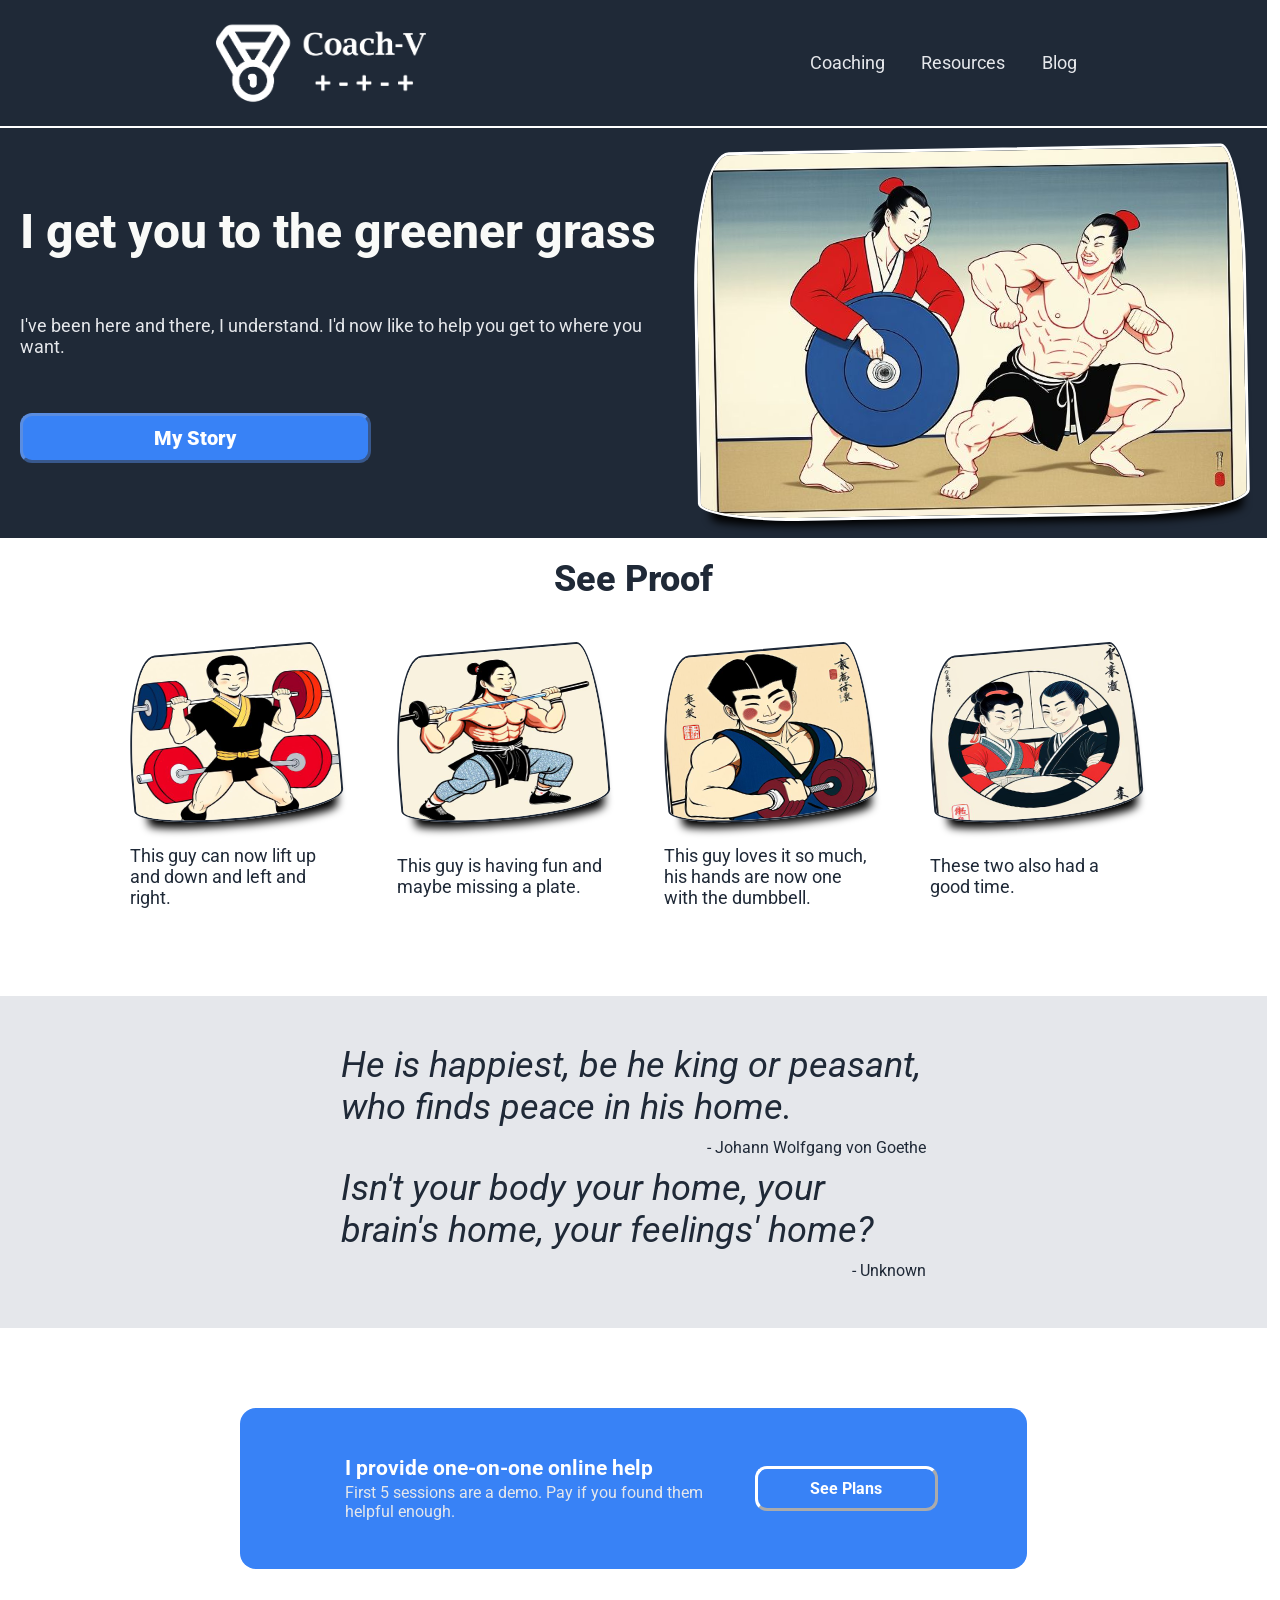
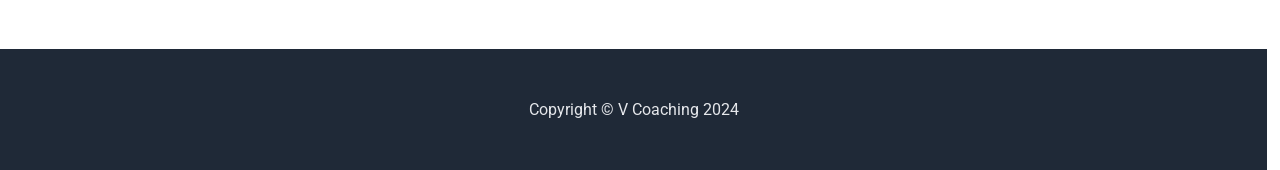
<file: index.html>
<!DOCTYPE html>
<html lang="en">
<head>
  <meta charset="UTF-8">
  <meta name="viewport" content="width=device-width, initial-scale=1.0">
  <link href="style_2.css" rel="stylesheet">
  <link rel="preconnect" href="https://fonts.googleapis.com">
  <link rel="preconnect" href="https://fonts.gstatic.com" crossorigin>
  <link href="https://fonts.googleapis.com/css2?family=Roboto:ital,wght@0,100;0,300;0,400;0,500;0,700;0,900;1,100;1,300;1,400;1,500;1,700;1,900&display=swap" rel="stylesheet">
  <title>Coach-V | Home</title>
</head>
<body>
  <div class="main_box">
    <div class="box_1">
      <img src="images/Logo_5.png" class="logo">
      <ul>
        <li><a href="wheretogo">Coaching</a></li>
        <li><a href="wheretogo">Resources</a></li>
        <li><a href="wheretogo">Blog</a></li>
      </ul>
    </div>
    <div class="box_2">
      <div class="box_2_1">
        <div><div class="heading-1">I get you to the greener grass</div></div>
        <div><div class="subtext">I've been here and there, I understand. I'd now like to help you get to where you want.</div></div>
        <a href="story_page.html" target="_blank" rel="noopener noreferrer" class="story">My Story</a>
      </div>
      <div class="box_2_2">
        <img src="images/First_Image_2.jpeg" class="img_1">
      </div>
    </div>
    <div class="box_3">
      <div class="box_3_1">
        <div class="heading-2">See Proof</div>
      </div>
      <div class="box_3_2">
        <div class="box_3_2_1">
          <img class="img_2" src="images/Second_Image.jpeg">
          <p class="proof">This guy can now lift up and down and left and right.</p>
        </div>
        <div class="box_3_2_2">
          <img class="img_3" src="images/Third_Image.jpeg">
          <p class="proof">This guy is having fun and maybe missing a plate.</p>
        </div>
        <div class="box_3_2_3">
          <img class="img_4" src="images/Fourth_Image.jpeg">
          <p class="proof">This guy loves it so much, his hands are now one with the dumbbell.</p>
        </div>
        <div class="box_3_2_4">
          <img class="img_5" src="images/Fifth_Image.jpeg">
          <p class="proof">These two also had a good time.</p>
        </div>
      </div>
    </div>
    <div class="box_4">
      <div class="quote_box">
        <div class="quote">He is happiest, be he king or peasant, who finds peace in his home.</div>
        <div class="writer">- Johann Wolfgang von Goethe</div>
        <div class="quote">Isn't your body your home, your brain's home, your feelings' home?</div>
        <div class="writer">- Unknown</div>
      </div>
    </div>
    <div class="box_5">
      <div class="box_5_container">
        <div class="box_5_1">
          <div class="action_call">I provide one-on-one online help</div>
          <div class="free-trial">First 5 sessions are a demo. Pay if you found them helpful enough.</div>
        </div>
        <a href="plans.html" target="_blank" class="prices">See Plans</a>
     </div>
    </div>
  <div class="box_6">
    Copyright © V Coaching 2024
  </div>
</div>

</body> 
</html>
</file>
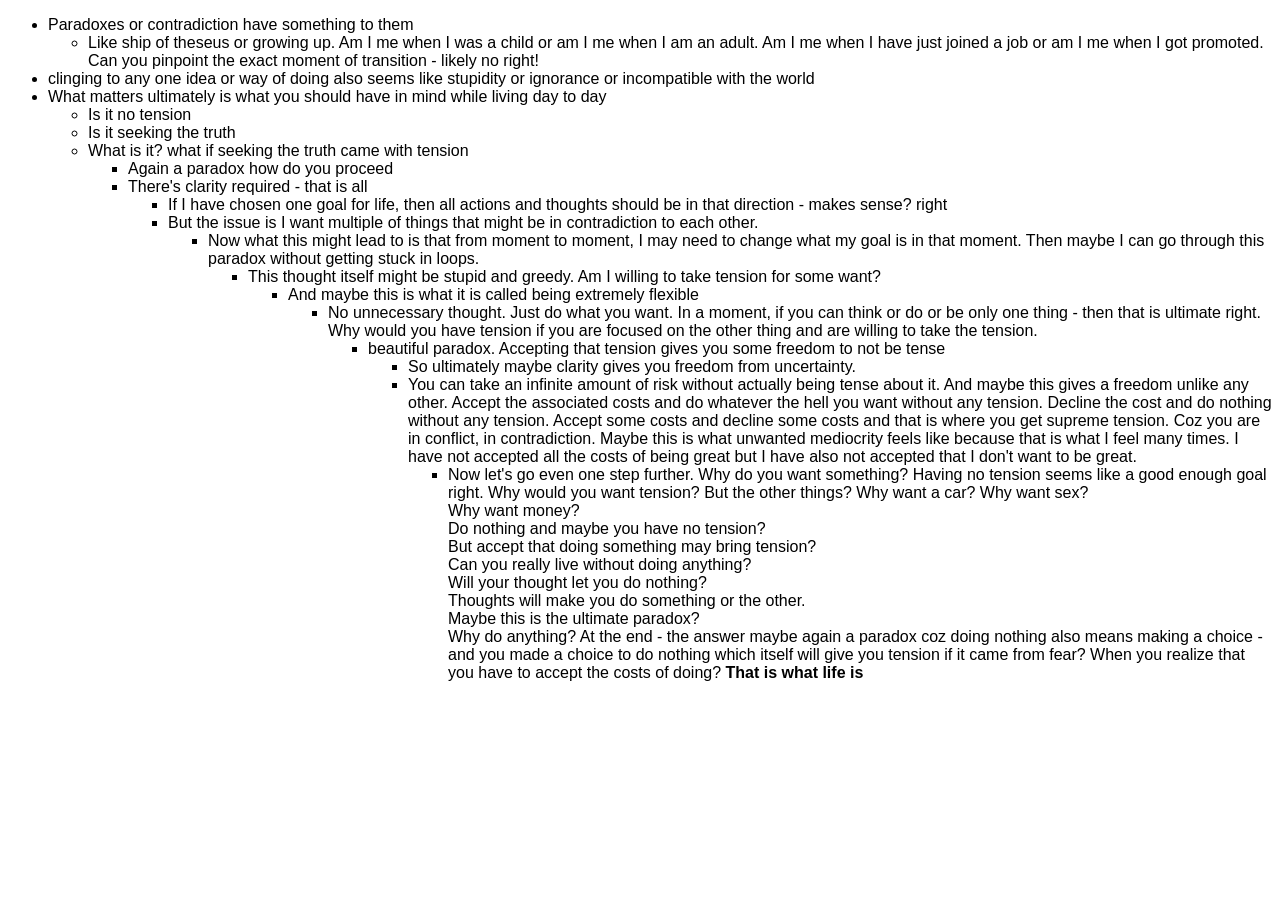
<file: code.html>
<!DOCTYPE html>
<html>
<head>
  <meta charset="utf-8">
  <title>Cost</title>
  <style>
    
:root {
  --default-font: ui-sans-serif, -apple-system, BlinkMacSystemFont, "Segoe UI", Roboto, Helvetica, Arial, sans-serif, "Apple Color Emoji", "Segoe UI Emoji", "Segoe UI Symbol", "Microsoft YaHei Light", sans-serif;
  --font-monospace: 'Source Code Pro', monospace;
  --background-primary: #ffffff;
  --background-modifier-border: #ddd;
  --text-accent: #705dcf;
  --text-accent-hover: #7a6ae6;
  --text-normal: #2e3338;
  --background-secondary: #f2f3f5;
  --background-secondary-alt: #fcfcfc;
  --text-muted: #888888;
  --font-mermaid: ui-sans-serif, -apple-system, BlinkMacSystemFont, "Segoe UI", Roboto, "Inter", "Apple Color Emoji", "Segoe UI Emoji", "Segoe UI Symbol", "Microsoft YaHei Light", sans-serif;
  --text-error: #E4374B;
  --background-primary-alt: '#fafafa';
  --background-accent: '';
  --interactive-accent: hsl( 254,  80%, calc( 68% + 2.5%));
  --background-modifier-error: #E4374B;
  --background-primary-alt: #fafafa;
  --background-modifier-border: #e0e0e0;
}

    body,input {
  font-family: "Roboto","Helvetica Neue",Helvetica,Arial,sans-serif
}

code, kbd, pre {
  font-family: "Roboto Mono", "Courier New", Courier, monospace;
  background-color: #f5f5f5;
}

pre {
  padding: 1em 0.5em;
}

table {
  background: white;
  border: 1px solid #666;
  border-collapse: collapse;
  padding: 0.5em;
}

table thead th,
table tfoot th {
  text-align: left;
  background-color: #eaeaea;
  color: black;
}

table th, table td {
  border: 1px solid #ddd;
  padding: 0.5em;
}

table td {
  color: #222222;
}

.callout[data-callout="abstract"] .callout-title,
.callout[data-callout="summary"] .callout-title,
.callout[data-callout="tldr"]  .callout-title,
.callout[data-callout="faq"] .callout-title,
.callout[data-callout="info"] .callout-title,
.callout[data-callout="help"] .callout-title {
  background-color: #828ee7;
}
.callout[data-callout="tip"] .callout-title,
.callout[data-callout="hint"] .callout-title,
.callout[data-callout="important"] .callout-title {
  background-color: #34bbe6;
}
.callout[data-callout="success"] .callout-title,
.callout[data-callout="check"] .callout-title,
.callout[data-callout="done"] .callout-title {
  background-color: #a3e048;
}
.callout[data-callout="question"] .callout-title,
.callout[data-callout="todo"] .callout-title {
  background-color: #49da9a;
}
.callout[data-callout="caution"] .callout-title,
.callout[data-callout="attention"] .callout-title {
  background-color: #f7d038;
}
.callout[data-callout="warning"] .callout-title,
.callout[data-callout="missing"] .callout-title,
.callout[data-callout="bug"] .callout-title {
  background-color: #eb7532;
}
.callout[data-callout="failure"] .callout-title,
.callout[data-callout="fail"] .callout-title,
.callout[data-callout="danger"] .callout-title,
.callout[data-callout="error"] .callout-title {
  background-color: #e6261f;
}
.callout[data-callout="example"] .callout-title {
  background-color: #d23be7;
}
.callout[data-callout="quote"] .callout-title,
.callout[data-callout="cite"] .callout-title {
  background-color: #aaaaaa;
}

.callout-icon {
  flex: 0 0 auto;
  display: flex;
  align-self: center;
}

svg.svg-icon {
  height: 18px;
  width: 18px;
  stroke-width: 1.75px;
}

.callout {
  overflow: hidden;
  margin: 1em 0;
  box-shadow: 0 2px 2px 0 rgba(0, 0, 0, 0.14), 0 1px 5px 0 rgba(0, 0, 0, 0.12), 0 3px 1px -2px rgba(0, 0, 0, 0.2);
  border-radius: 4px;
}

.callout-title {
  padding: .5em;
  display: flex;
  gap: 8px;
  font-size: inherit;
  color: black;
  line-height: 1.3em;
}

.callout-title-inner {
  font-weight: bold;
  color: black;
}

.callout-content {
  overflow-x: auto;
  padding: 0.25em .5em;
  color: #222222;
  background-color: white !important;
}

ul.contains-task-list {
  padding-left: 0;
  list-style: none;
}

ul.contains-task-list ul.contains-task-list {
  padding-left: 2em;
}

ul.contains-task-list li input[type="checkbox"] {
  margin-right: .5em;
}

.callout-table,
.callout-table tr,
.callout-table p {
  width: 100%;
  padding: 0;
}

.callout-table td {
  width: 100%;
  padding: 0 1em;
}

.callout-table p {
  padding-bottom: 0.5em;
}

.source-table {
  width: 100%;
  background-color: #f5f5f5;
}

  </style>
</head>
<body>
<div><ul dir="auto">
<li dir="auto">Paradoxes or contradiction have something to them
<ul dir="auto">
<li dir="auto">Like ship of theseus or growing up. Am I me when I was a child or am I me when I am an adult. Am I me when I have just joined a job or am I me when I got promoted. Can you pinpoint the exact moment of transition - likely no right!</li>
</ul>
</li>
<li dir="auto">clinging to any one idea or way of doing also seems like stupidity or ignorance or incompatible with the world</li>
<li dir="auto">What matters ultimately is what you should have in mind while living day to day
<ul dir="auto">
<li dir="auto">Is it no tension</li>
<li dir="auto">Is it seeking the truth</li>
<li dir="auto">What is it? what if seeking the truth came with tension
<ul dir="auto">
<li dir="auto">Again a paradox how do you proceed</li>
<li dir="auto">There's clarity required - that is all
<ul dir="auto">
<li dir="auto">If I have chosen one goal for life, then all actions and thoughts should be in that direction - makes sense? right </li>
<li dir="auto">But the issue is I want multiple of things that might be in contradiction to each other.
<ul dir="auto">
<li dir="auto">Now what this might lead to is that from moment to moment, I may need to change what my goal is in that moment. Then maybe I can go through this paradox without getting stuck in loops.
<ul dir="auto">
<li dir="auto">This thought itself might be stupid and greedy. Am I willing to take tension for some want? 
<ul dir="auto">
<li dir="auto">And maybe this is what it is called being extremely flexible
<ul dir="auto">
<li dir="auto">No unnecessary thought. Just do what you want. In a moment, if you can think or do or be only one thing - then that is ultimate right. Why would you have tension if you are focused on the other thing and are willing to take the tension.
<ul dir="auto">
<li dir="auto">beautiful paradox. Accepting that tension gives you some freedom to not be tense
<ul dir="auto">
<li dir="auto">So ultimately maybe clarity gives you freedom from uncertainty.</li>
<li dir="auto">You can take an infinite amount of risk without actually being tense about it. And maybe this gives a freedom unlike any other. Accept the associated costs and do whatever the hell you want without any tension. Decline the cost and do nothing without any tension. Accept some costs and decline some costs and that is where you get supreme tension. Coz you are in conflict, in contradiction. Maybe this is what unwanted mediocrity feels like because that is what I feel many times. I have not accepted all the costs of being great but I have also not accepted that I don't want to be great.
<ul dir="auto">
<li dir="auto">Now let's go even one step further. Why do you want something? Having no tension seems like a good enough goal right. Why would you want tension?  But the other things? Why want a car? Why want sex?<br>
Why want money?<br>
Do nothing and maybe you have no tension?<br>
But accept that doing something may bring tension?<br>
Can you really live without doing anything?<br>
Will your thought let you do nothing?<br>
Thoughts will make you do something or the other.<br>
Maybe this is the ultimate paradox?<br>
Why do anything? At the end - the answer maybe again a paradox coz doing nothing also means making a choice - and you made a choice to do nothing which itself will give you tension if it came from fear? When you realize that you have to accept the costs of doing? <strong>That is what life is</strong></li>
</ul>
</li>
</ul>
</li>
</ul>
</li>
</ul>
</li>
</ul>
</li>
</ul>
</li>
</ul>
</li>
</ul>
</li>
</ul>
</li>
</ul>
</li>
</ul></div>
</body>
</html>
</file>
<file: style_2.css>
body {
  font-family: 'roboto';
  margin: 0;
  max-width: 99vw;
  width: 99vw;
  min-width: 99vw;
  display: flex;
  align-items: stretch;
  flex-direction: column;
}
.main_box {
  max-width: 100vw;
  max-height: 100%;
  min-height: 100%;
  height: 100%;
  display: flex;
  flex-direction: column;
  gap: 0;
  margin: 0;
  flex: 1 1 100%;
  justify-content: space-evenly;
  box-sizing: content-box;
}

.box_1, .box_6 {
  max-width: 100vw;
  min-height: 5%;
  flex: 1 1 5%;
}

.box_2, .box_3, .box_4, .box_5 {
  max-width: 100vw;
  min-height: 22.5%;
  flex: 1 1 auto;
}

.box_1 {
  display: flex;
  justify-content: center;
  box-sizing: border-box;
  gap: 1.5625em;
  align-items: center;
  background-color: #1F2937;
  border-bottom: white 0.125em double;
}

.logo {
  max-height: 90%;
  max-width: 20%;
  object-fit: contain;
  flex: 1 1 auto;
  margin-left: 10%;
}

ul {
  list-style: none;
  margin-right: 10%;
  padding: 0;
  display: flex;
  justify-content: flex-end;
  gap: 6%;
  flex: 1 1 auto;
  max-width: 48%;
  box-sizing: border-box;
  object-fit: contain;
}

ul a {
  text-decoration: none;
  color: #E5E7EB;
  font-size: 1.125em;
}

.box_2 {
  display: flex;
  justify-content: space-evenly;
  align-items: stretch;
  box-sizing: border-box;
  background-color: #1F2937;
  gap: 1.5625em;
  padding: 1.25em;
}

.box_2_2 {
  max-width: 45%;
  box-sizing: border-box;
  flex: 1 1 auto;
  display: flex;
  flex-direction: column;
  justify-content: space-evenly;
  align-self: stretch;
  min-height: 100%;

}
.img_1 {
  box-sizing: border-box;
  border: white 3px solid;
  height: 100%;
  width: auto;
  object-fit: contain;
  flex: 1 1 0;

  border-top-left-radius: 37px 140px;
  border-top-right-radius: 23px 130px;
  border-bottom-left-radius: 110px 19px;
  border-bottom-right-radius: 120px 24px;
  position: relative;
  transform: rotate(-1deg);
  box-shadow: 3px 15px 8px -10px;
}

.box_2_1 {
  width: 45%;
  display: flex;
  flex-direction: column;
  justify-content: space-evenly;
  flex: 1 1 auto;
  min-height: 100%;
}

.heading-1 {
  font-size: 3em;
  font-weight: 800;
  color: #F9FAF8;
  align-self: flex-start;
}

.subtext {
  font-size: 1.125em;
  color: #E5E7EB;
}

.story {
  max-width: 50%;
  background-color: #3882F6;
  color: white;
  font-weight: 1000;
  font-size: 20px;
  text-align: center;
  padding: 10px;
  border-radius: 12px;
  border: 3px inset #3882F6;
  border: 3px outset #5a8de1;
  text-decoration: none;
  flex: 0;
}

.story:active {
  border: 1px outset #3882F6;
  border: 3px inset #5a8de1;
  height: 100%;
}
.story:hover {
  background-color: #F9FAF8;
  color: #1F2937;
  animation: pulse 0.5s;
}
.story:focus {
  outline: 2px solid #666;
  box-shadow: 0 0 10px rgba(0, 0, 0, 0.2);
}

.box_3 {
  display: flex;
  flex-direction: column;
  align-items: center;
  justify-content: space-around;
  width: 100%;
  box-sizing: border-box;
  padding: 1.25em;
  
}

.box_3_1 {
  width: 100%;
  display: flex;
  flex: 1 1 0;
  justify-content: center;
  align-items: center;
  box-sizing: border-box;
  
}

.box_3_2 {
  display: flex;
  max-width: 90%;
  gap: 6%;
  flex: 1 1 auto;
  box-sizing: border-box;
  padding: 4%;
}

.box_3_2_1, .box_3_2_2, .box_3_2_3, .box_3_2_4 {
  display: flex;
  flex-direction: column;
  justify-content: flex-start;
  align-items: center;
  max-height: min-content;
  object-fit: contain;
  flex: 1 1 0;
  align-self: stretch;
}

.img_2, .img_3, .img_4, .img_5 {
  width: 100%;
  height: 60%;
  min-height: 60%;
  max-height: 60%;
  object-fit: fill;
  flex: 1 1 auto;
  display: flex;
  align-items: stretch;
  border: #1F2937 2px solid;
  position: relative;
  
  transform: rotateZ(-5deg);
  box-shadow: 3px 15px 8px -10px;

  border-top-left-radius: 37px 140px;
  border-top-right-radius: 23px 130px;
  border-bottom-left-radius: 110px 19px;
  border-bottom-right-radius: 120px 24px;

}

.proof {
  max-width: 100%;
  text-align: left;
  margin: 5px 0 0 0;
  flex: 1 1 0;
  display: flex;
  align-items: center;
  font-size: 1.125em;
  color: #1F2937;
}

.heading-2 {
  font-size: 2.25em;
  font-weight: 800;
  color: #1F2937;
}

.box_4, {
  box-sizing: border-box;
  padding: 3.25em;
 
}

.box_4 {
  background-color: #E5E7EB;
  padding: 3em;

}

.quote {
  font-size: 2.25em;
  color: #1F2937;
  font-weight: light;
  font-style: italic;
  width: 100%;
}

.writer {
  font-weight: light;
  color: #1F2937;
  width: 100%;
  text-align: right;
}

.quote_box {
  display: flex;
  width: 50%;
  margin-left: auto;
  margin-right: auto;
  flex-direction: column;
  justify-content: space-evenly;
  align-items: center;
  gap: 10px;
}

.box_5{
  box-sizing: border-box;
  padding: 5em 15em 5em 15em;
  
}
.box_5_container {
  display: flex;
  align-items: center;
  justify-content: center;
  background-color: #3882F6;
  border-radius: 1em;
}

.box_5_1 {
  display: flex;
  flex-basis: 50%;
  flex-direction: column;
  justify-content: space-around;
  padding: 3em 1em 3em 1em;
  color: white;
  gap: 0.2em;
  
}

.action_call {
  font-weight: bold;
  font-size: 1.3em;
}

.free-trial {
  font-weight: light;
  color: #E5E7EB;
}

.prices {
  text-decoration: none;
  color: white;
  background-color: #3882F6;
  color: white;
  font-weight: bold;
  text-align: center;
  padding: 10px;
  border-radius: 12px;
  border: 3px inset #ffffff;
  border: 3px outset #ffffff;
  text-decoration: none;
  flex-basis: 20%;
}

.prices:active {
  border: 1px outset #3882F6;
  border: 3px inset #5a8de1;
  height: 100%;
}
.prices:hover {
  background-color: #F9FAF8;
  color: #1F2937;
  animation: pulse 0.5s;
}
.prices:focus {
  outline: 2px solid #666;
  box-shadow: 0 0 10px rgba(0, 0, 0, 0.2);
}

.box_6 {
  background-color: #1F2937;
  padding: 4%;
  display: flex;
  align-items: center;
  justify-content: center;
  color: #E5E7EB;
}
</file>
